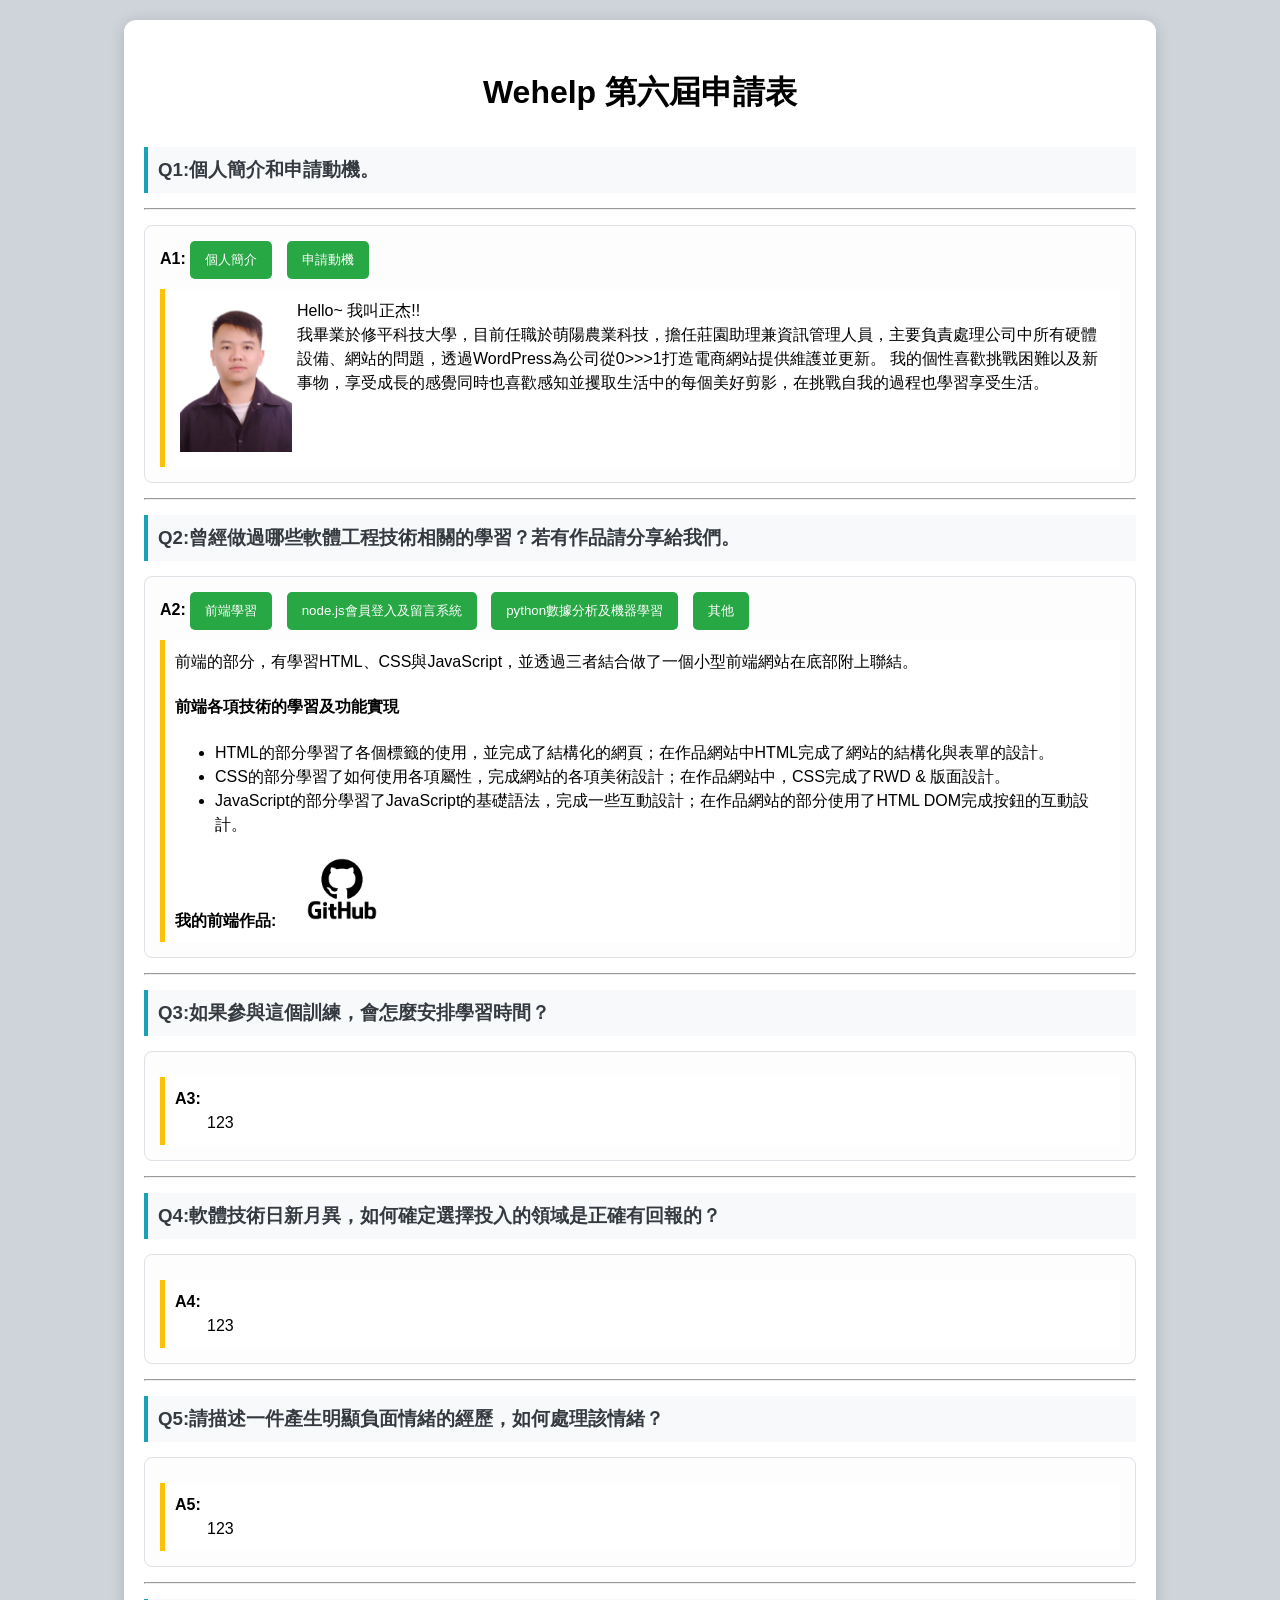
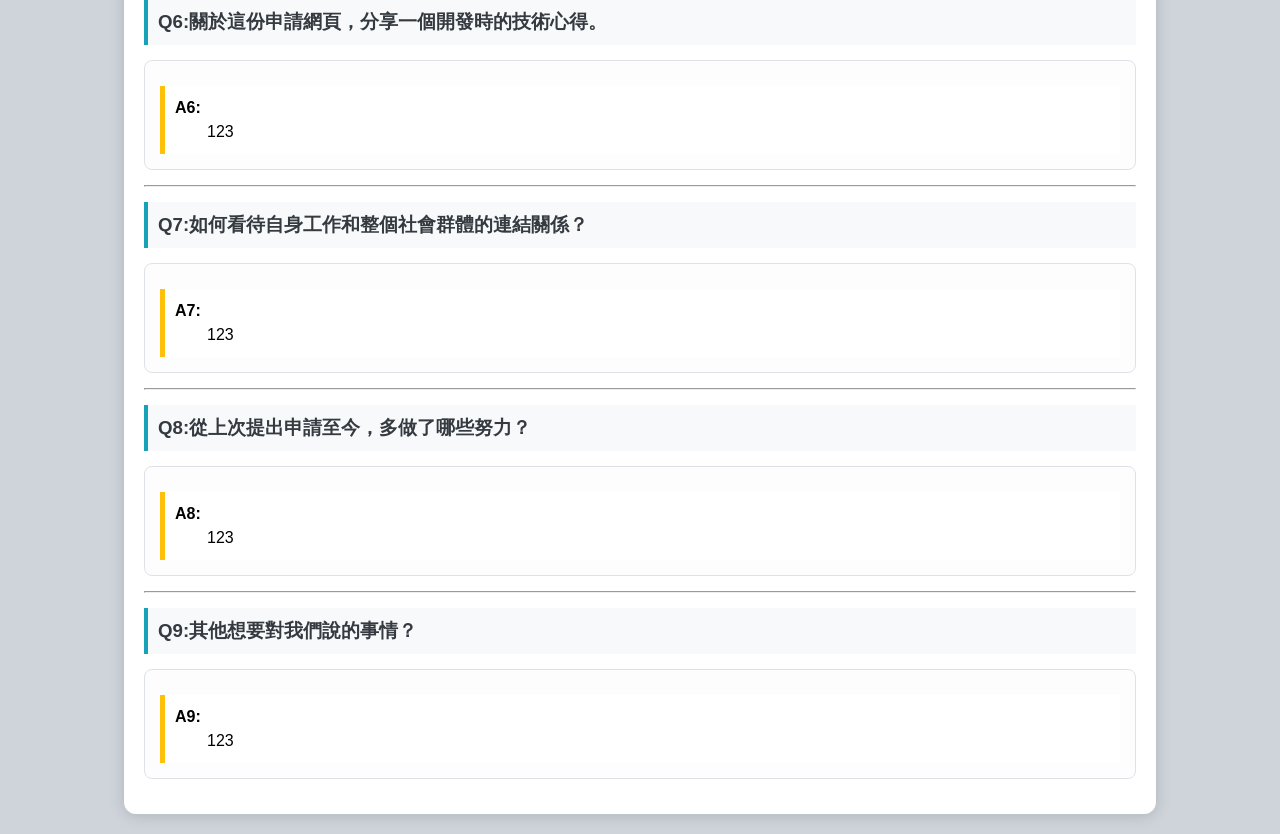
<file: index.html>
<!DOCTYPE html>
<html lang="en">
<head>
    <meta charset="UTF-8">
    <meta name="viewport" content="width=device-width, initial-scale=1.0">
    <script src="js/index.js"></script>
    <title>Wehelp 報名表</title>
    <link rel="stylesheet" type="text/css" href="public/index.css"/>
</head>
<body>
    <div class="container">
        <h1>Wehelp 第六屆申請表</h1>

        <section>
            <h3>Q1:個人簡介和申請動機。</h3>
            <hr/>
            <div class="answer">
                <span>A1:</span>
                <button onclick="chang1()">個人簡介</button>
                <button onclick="chang2()">申請動機</button>
                <div id="about" class="son-style">
                    <img src="img/1000003532.jpg" alt="my"/>
                    <p>Hello~ 我叫正杰!!<br/>
                        我畢業於修平科技大學，目前任職於萌陽農業科技，擔任莊園助理兼資訊管理人員，主要負責處理公司中所有硬體設備、網站的問題，透過WordPress為公司從0>>>1打造電商網站提供維護並更新。
                        我的個性喜歡挑戰困難以及新事物，享受成長的感覺同時也喜歡感知並攫取生活中的每個美好剪影，在挑戰自我的過程也學習享受生活。</p>
                </div>
                <div id="Application-motivation" class="son-style">
                    <p>
                        &emsp;&emsp;關於申請動機，我認為Wehelp的訓練方式非常符合我的需求，透過給予目標，並給予些微引導，且在我進入死胡同時，有人可以與我一起討論，是我現階段所需要的，讓我有壓力的同時還能能夠自己思考，而不是以傳統的跟著老師寫離開老師就都毫無想法；
                        另外WeHelp的收費相較於其他同類型的Bootcamp相對親民；以上就是我想要申請Wehelp的主要動機。<br/>
                        &emsp;&emsp;另外，我必須先坦承，在去年申請WeHelp時確實是被軟體工程師那令人稱羨的高薪及工程師頭銜所吸引，以走捷徑的心態成為人人羨慕的工程師；在經過接近一年的沉澱及持續不斷的接觸及學習軟體工程的各類技術後，我的想法已經大大改變，
                        我認為我的動機已經不是為了高薪與頭銜了，而是轉變成了我在享受寫程式與解決問題的思考過程，不管是學習程式的過程或者是讓一個簡單的系統從0到1的思考過程又或者是遇到BUG不斷翻找論壇與問爆GPT最終解決BUG的成就感，這一切的一切都令我沉醉其中；
                        現在我可以很肯定的跟您表示，我的動機中絕對有一項是我喜歡、享受寫程式的過程，我想透過WeHelp打好我的基礎讓我有一個扎實的開頭，這樣我才能在這個領域持續不斷的鑽研，不斷地走下去。這也是我想申請Wehelp的動機之一。
                    </p>
                </div>
            </div>
        </section>

        <hr/>

        <section>
            <h3>Q2:曾經做過哪些軟體工程技術相關的學習？若有作品請分享給我們。</h3>
            <div class="answer">
                <span>A2:</span>
                <button onclick="FrontEnd()">前端學習</button>
                <button onclick="BackEnd()">node.js會員登入及留言系統</button>
                <button onclick="python()">python數據分析及機器學習</button>
                <button onclick="other()"> 其他</button>
                <div id="Front-end" class="son-style">
                    <p>前端的部分，有學習HTML、CSS與JavaScript，並透過三者結合做了一個小型前端網站在底部附上聯結。
                        <h4>前端各項技術的學習及功能實現</h4>
                        <ul>
                            <li>HTML的部分學習了各個標籤的使用，並完成了結構化的網頁；在作品網站中HTML完成了網站的結構化與表單的設計。</li>
                            <li>CSS的部分學習了如何使用各項屬性，完成網站的各項美術設計；在作品網站中，CSS完成了RWD & 版面設計。</li>
                            <li>JavaScript的部分學習了JavaScript的基礎語法，完成一些互動設計；在作品網站的部分使用了HTML DOM完成按鈕的互動設計。</li>
                        </ul>
                        <span>我的前端作品:</span>
                        <a href="https://aizenda.github.io/JavaScript/" target="_blank">
                            <img src="img/github.png" alt="GitHub" class="img">
                        </a>
                    </p>
                </div>

                <div id="Back-end" class="son-style">
                    <p>後端的部分，有學習Node.js、MongoDB架設小型伺服器，並結合前端做了一個小型留言板網站，在底部附上聯結。
                        <h4>後端各項技術的學習及功能實現</h4>
                        <ul>
                            <li>Node.js的部分學習了套件管理(NPM)、Express、MongoDB的串接等；在作品網站中完成了本機伺服器架設、後端路由、邏輯、資料庫串接等等處理。</li>
                            <li>MongoDB的部分學習了如何建立資料庫與集合並透過require載入mongodb進行資料庫操作；在作品網站中完成了結合mongodb模組建立資料庫與集合，並用邏輯運算查詢資料是否存在，以便後端邏輯處理。</li>
                        </ul>
                        <span>我的後端作品:</span>
                        <a href="https://github.com/Aizenda/Node.JS/tree/social_networking_system" target="_blank">
                            <img src="img/github.png" alt="GitHub" class="img">
                        </a>
                    </p>
                </div>

                <div id="python" class="son-style">
                    <p>Python的部分，學習了數據分析、簡單網路爬蟲、簡單影像辨識、簡單機器學習。
                        <h4>Python各項技術的學習及作品</h4>
                        <ul>
                            <li>數據分析部分，學習透過Numpy、Pandas、Matplotlib等庫完成數據的清理、分析並視覺化。</li>
                            <li>網路爬蟲部分，學習透過BeautifulSoup、Selenium等庫，並結合些許前端知識，繞過反爬且遵循網站規則的情況下抓取網站資料。</li>
                            <li>影像辨識部分，學習OpenCV實現圖像的二值、膨脹、侵蝕、切割最後透過模板匹配來達成辨識。</li>
                            <li>機器學習部分，學習清理後資料加上scikit-learn及其他的庫完成數據降維、資料分割、模型訓練、模型效力評估等等。</li>
                        </ul>
                        <h4>Python作品:</h4>
                        <ul>
                            <li><a href="https://github.com/Aizenda/Analysis-project/tree/main/Analysis" target="_blank">數據分析作品</a></li>
                            <li><a href="https://github.com/Aizenda/Analysis-project/tree/main/web%20crawler" target="_blank">網路爬蟲作品</a></li>
                            <li><a href="https://github.com/Aizenda/Analysis-project/tree/main/Image%20Recognition/%E4%BF%A1%E7%94%A8%E5%8D%A1%E5%BD%B1%E5%83%8F%E8%BE%A8%E8%AD%98" target="_blank">影像辨識作品</a></li>
                            <li><a href="https://github.com/Aizenda/Analysis-project/tree/main/Machine%20Learning" target="_blank">機器學習作品</a></li>
                        </ul>
                    </p>
                </div>

                <div id="other" class="son-style">
                    <p>除了前面提到的部分，我還學習了如何用MySQL、WordPress、GitHub;WordPress的部分架設一個有實際使用的電商平台(更新我離職後沒人能接手，現已停用)。
                        <h4>WordPress與MySQL架站技術</h4>
                        <ul>
                            <li>WordPress的部分我學習了從伺服器架設、域名設定、版面設計、金流串接、SSL設定等等。(由於已停用我用部分圖片代替網站，佐證網站是我開發的)</li>
                            <li>MySQL的部分我學習了基本的CUDR、資料庫正規化等等</li>
                        </ul>
                        <h4>WordPress作品:</h4>
                        <figure class="image-gallery">
                            <div class="image-item">
                                <img src="img/image.png" alt="首頁" class="image-thumbnail img"  data-fullsize="img/image.png" >
                                <figcaption>首頁</figcaption>
                            </div>
                            <div class="image-item">
                                <img src="img/image3.png" alt="購物車頁面" class="image-thumbnail img"  data-fullsize="img/image3.png" >
                                <figcaption>購物車頁面</figcaption>
                            </div>
                            <div class="image-item">
                                <img src="img/image4.png" alt="資料庫頁面" class="image-thumbnail img"  data-fullsize="img/image4.png" >
                                <figcaption>資料庫頁面</figcaption>
                            </div>
                            <div class="image-item">
                                <img src="img/image5.png" alt="後臺訂單頁面" class="image-thumbnail img"  data-fullsize="img/image5.png" >
                                <figcaption>後臺訂單頁面</figcaption>
                            </div>
                        </figure>
                        
                        <ul>
                            <li>
                                <a href="https://drive.google.com/drive/folders/1xt_VcEv_vScsS3IFybUNp0ipLQaqwzEw?usp=drive_link" target="_blank">WordPress交接資料</a>
                            </li>
                        </ul>
                    </p>
                </div>
            </div>
        </section>

        <hr/>

        <section>
            <h3>Q3:如果參與這個訓練，會怎麼安排學習時間？</h3>
            <div class="answer">
                <div class="son-style">
                    <span>A3:</span>
                    <br/>
                    <p>&emsp;&emsp;123</p>
                </div>
            </div>
        </section>

        <hr/>

        <section>
            <h3>Q4:軟體技術日新月異，如何確定選擇投入的領域是正確有回報的？</h3>
            <div class="answer">
                <div class="son-style">
                    <span>A4:</span>
                    <br/>
                    <p>&emsp;&emsp;123</p>
                </div>
            </div>
        </section>

        <hr/>

        <section>
            <h3>Q5:請描述一件產生明顯負面情緒的經歷，如何處理該情緒？</h3>
            <div class="answer">
                <div class="son-style">
                    <span>A5:</span>
                    <br/>
                    <p>&emsp;&emsp;123</p>
                </div>
            </div>
        </section>

        <hr/>

        <section>
            <h3>Q6:關於這份申請網頁，分享一個開發時的技術心得。</h3>
            <div class="answer">
                <div class="son-style">
                    <span>A6:</span>
                    <br/>
                    <p>&emsp;&emsp;123</p>
                </div>
            </div>
        </section>

        <hr/>

        <section>
            <h3>Q7:如何看待自身工作和整個社會群體的連結關係？</h3>
            <div class="answer">
                <div class="son-style">
                    <span>A7:</span>
                    <br/>
                    <p>&emsp;&emsp;123</p>
                </div>
            </div>
        </section>

        <hr/>

        <section>
            <h3>Q8:從上次提出申請至今，多做了哪些努力？</h3>
            <div class="answer">
                <div class="son-style">
                    <span>A8:</span>
                    <br/>
                    <p>&emsp;&emsp;123</p>
                </div>
            </div>
        </section>

        <hr/>

        <section>
            <h3>Q9:其他想要對我們說的事情？</h3>
            <div class="answer">
                <div class="son-style">
                    <span>A9:</span>
                    <br/>
                    <p>&emsp;&emsp;123</p>
                </div>
            </div>
        </section>
    </div>
</body>
</html>
</file>
<file: public/index.css>
/* index.css */

body {
    font-family: 'Arial', sans-serif;
    background-color: #ced4da; 
    margin: 0;
    padding: 20px;
}

.container {
    max-width: 80%;
    margin: auto;
    padding: 20px;
    background: #ffffff;
    box-shadow: 0 2px 15px rgba(0, 0, 0, 0.15);
    border-radius: 12px;
}

h1 {
    text-align: center;
    justify-content: center;
    padding: 10px;
    border-radius: 8px;
}

h1:hover{
    transform: scale(1.05);
}

h3 {
    color: #343a40; 
    margin: 15px 0;
    padding: 10px;
    position: relative;
    background-color: #f8f9fa; 
    border-left: 4px solid #17a2b8; 
}

h3:hover {
    transform: scale(1.05);
    box-shadow: 0 0 10px;
}


h3::before {
    content: '';
    position: absolute;
    left: 0;
    top: 50%;
    transform: translateY(-50%);
    height: 20px;
    width: 5px;
}

img{
    width: 7em;
    height: auto;
    padding: 5px;
}

.img{
    width: 7em;
    height: auto;
    padding: 5px;
}


.img:hover{
    transform: scale(1.05);
    box-shadow: 0 0 10px;
}

/* 用於小圖片顯示 */
.image-thumbnail {
    width: 200px; /* 可以根據需要調整縮圖大小 */
    cursor: pointer;
    transition: transform 0.3s ease;
}

/* 點擊放大顯示大圖的樣式 */
.modal {
    display: none; /* 默認隱藏 */
    position: fixed;
    top: 0;
    left: 0;
    width: 100%;
    height: 100%;
    background-color: rgba(0, 0, 0, 0.7); /* 背景半透明 */
    justify-content: center;
    align-items: center;
    z-index: 9999;
}

/* 用來顯示大圖 */
.modal img {
    max-width: 95%;   /* 設定圖片最大寬度為螢幕寬度的 95% */
    max-height: 95%;  /* 設定圖片最大高度為螢幕高度的 95% */
    object-fit: contain; /* 保持圖片的比例，不會失真，圖片會根據容器尺寸自適應 */
    border: none; /* 防止圖片有邊框 */
}

/* 當 modal 顯示時 */
.modal.show {
    display: flex;
}

/* 使用 CSS Grid 來排列圖片 */
.image-gallery {
    display: grid;
    grid-template-columns: repeat(4, 1fr); /* 4列圖片 */
    gap: 16px; /* 圖片之間的間距 */
    justify-items: center; /* 圖片水平居中 */
    align-items: center; /* 圖片垂直居中 */
}

.image-item {
    text-align: center;
}

.image-thumbnail {
    width: 150px; /* 圖片寬度 */
    height: auto; /* 保持比例 */
}

.answer{
    margin: 15px 0;
    padding: 15px;
    border: 1px solid #dee2e6; 
    border-radius: 8px;
    background-color: #fdfdfe; 
    transition: background-color 0.3s;
}

.answer:hover {
    background-color: #d1ecf1; 
}

span{
    font-weight:bolder ;
}

#Application-motivation , #Back-end, #python, #other {
    display: none;
}

#about{
    display: flex; 
    align-items: flex-start;
}

p{
    display: inline;
    margin: 0;
}

button {
    margin-right: 10px;
    padding: 10px 15px;
    background-color: #28a745; 
    color: #ffffff;
    border: none;
    border-radius: 5px;
    cursor: pointer;
    transition: background-color 0.3s, transform 0.2s;
}

button:hover {
    background-color: #218838;
    transform: scale(1.05);
}

.son-style {
    margin-top: 10px;
    padding: 10px;
    background-color: #ffffff;
    border-left: 5px solid #ffc107; 
    transition: transform 0.3s, box-shadow 0.3s;
    font-size: 16px;
    line-height: 24px;
    height: auto;
}

.son-style:hover {
    transform: translateX(5px);
    box-shadow: 0 0 10px rgba(255, 193, 7, 0.5); /* 黃色陰影 */
}

.show-more-btn {
    padding: 10px 20px;
    font-size: 16px;
    cursor: pointer;
    background-color: #007BFF;
    color: white;
    border: none;
    border-radius: 5px;
    margin-top: 20px;
}

.show-more-btn:hover {
    background-color: #0056b3;
}
</file>
